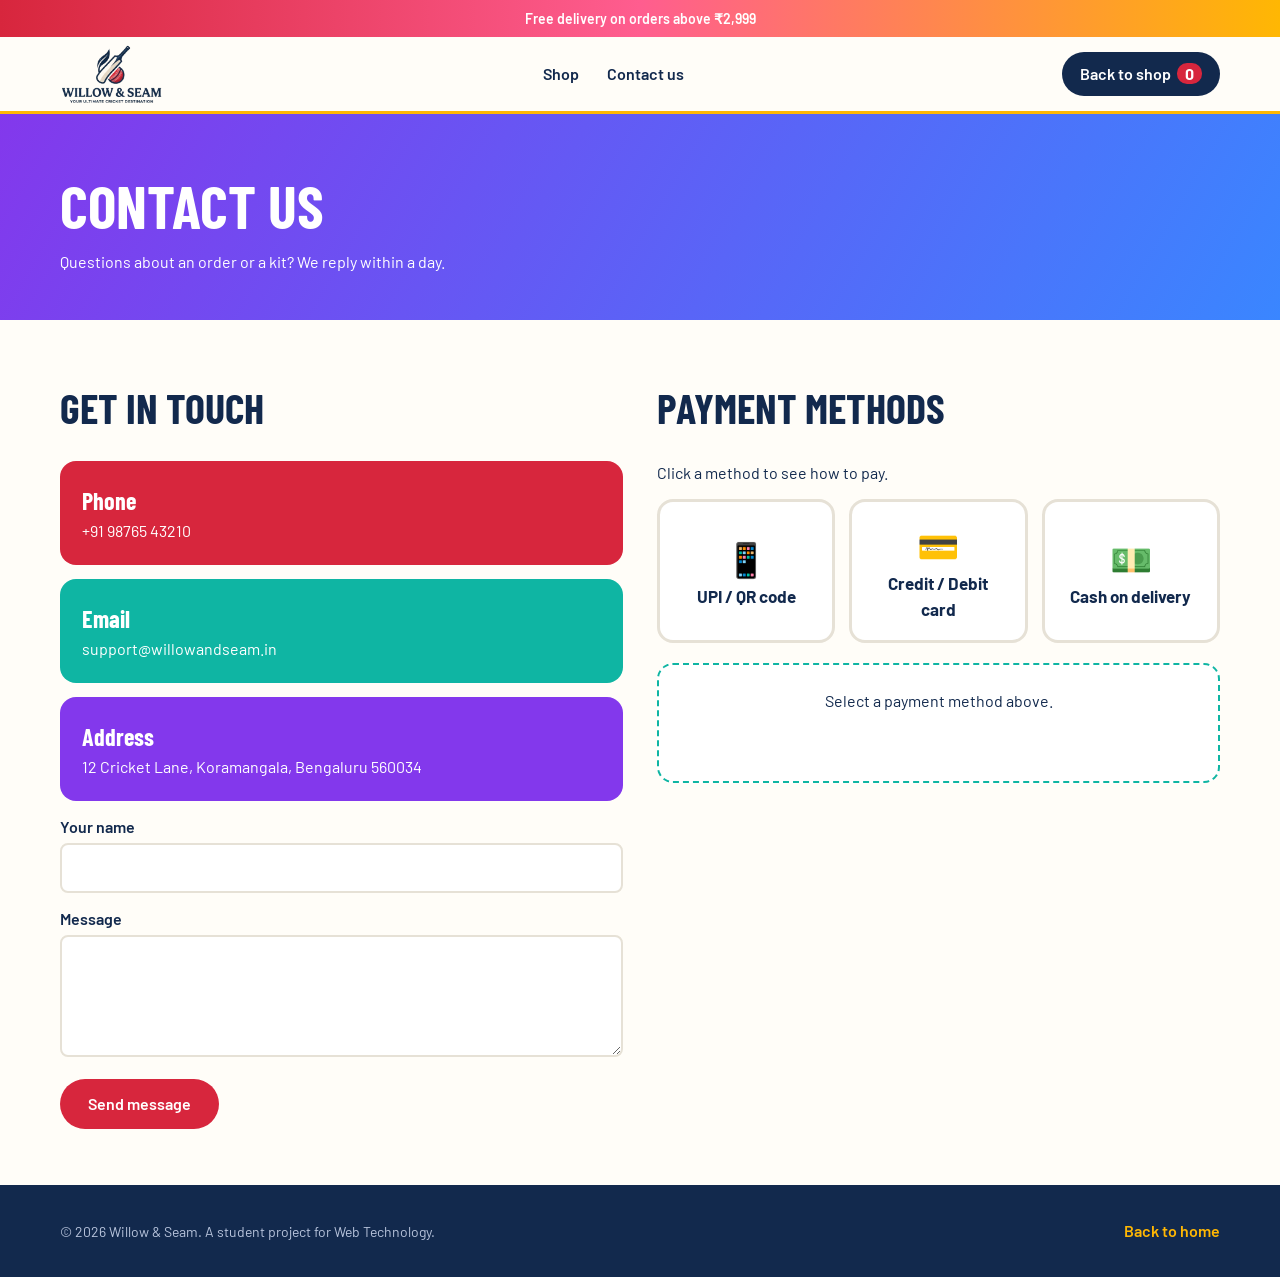
<file: contact.html>
<!DOCTYPE html>
<html lang="en">
<head>
<meta charset="UTF-8">
<meta name="viewport" content="width=device-width, initial-scale=1">
<title>Contact us – Willow & Seam</title>
<link href="https://fonts.googleapis.com/css2?family=Barlow+Condensed:wght@600;700;800&family=Barlow:wght@400;500;600&display=swap" rel="stylesheet">
<link rel="stylesheet" href="style.css">
</head>
<body>
<div class="promo">Free delivery on orders above ₹2,999</div>
<header><div class="wrap nav">
  <a class="logo" href="index.html"><img src="images/logo.png" alt="Willow & Seam – Your Ultimate Cricket Destination"></a>
  <nav><a href="index.html#shop">Shop</a><a href="contact.html">Contact us</a></nav>
  <a class="cartbtn" href="index.html">Back to shop<b id="count">0</b></a>
</div></header>

<div class="chero"><div class="wrap"><h1>Contact us</h1><p>Questions about an order or a kit? We reply within a day.</p></div></div>

<div class="sec"><div class="wrap cgrid">
  <div>
    <h2>Get in touch</h2>
    <div class="info-box" style="background:var(--red)"><h3>Phone</h3><p>+91 98765 43210</p></div>
    <div class="info-box" style="background:var(--teal)"><h3>Email</h3><p>support@willowandseam.in</p></div>
    <div class="info-box" style="background:var(--purple)"><h3>Address</h3><p>12 Cricket Lane, Koramangala, Bengaluru 560034</p></div>
    <form onsubmit="event.preventDefault();alert('Thanks! We have received your message.');this.reset()">
      <label for="n">Your name</label><input id="n" required>
      <label for="m">Message</label><textarea id="m" rows="4" required></textarea>
      <button class="btn" style="margin-top:16px">Send message</button>
    </form>
  </div>

  <div>
    <h2>Payment methods</h2>
    <p style="margin-bottom:14px">Click a method to see how to pay.</p>
    <div class="pays">
      <button class="pay" onclick="pick('upi',this)"><span>📱</span>UPI / QR code</button>
      <button class="pay" onclick="pick('card',this)"><span>💳</span>Credit / Debit card</button>
      <button class="pay" onclick="pick('cod',this)"><span>💵</span>Cash on delivery</button>
    </div>
    <div class="paybox" id="paybox">Select a payment method above.</div>
  </div>
</div></div>

<footer><div class="wrap"><span>© 2026 Willow & Seam. A student project for Web Technology.</span><a href="index.html">Back to home</a></div></footer>

<script>
const INFO={
 upi:`<h3 style="margin-bottom:10px">Scan to pay with any UPI app</h3><img src="images/payment-qr.jpeg" alt="UPI payment QR code"><p style="margin-top:10px">UPI ID: <b>abhishekmore0509@okicici</b></p>`,
 card:`<h3 style="margin-bottom:8px">Pay by card</h3><p>Choose "Credit / Debit card" at checkout. All major Visa, Mastercard and RuPay cards are accepted.</p>`,
 cod:`<h3 style="margin-bottom:8px">Cash on delivery</h3><p>Pay in cash when your order arrives. Available on all orders across India.</p>`
};
function pick(k,btn){
  document.querySelectorAll(".pay").forEach(b=>b.classList.remove("on"));
  btn.classList.add("on");
  document.getElementById("paybox").innerHTML=INFO[k];
}
try{document.getElementById("count").textContent=JSON.parse(localStorage.getItem("cart")||"[]").reduce((s,i)=>s+i.qty,0)}catch(e){}
</script>
</body>
</html>
</file>
<file: style.css>
:root{--navy:#12294d;--red:#d7263d;--sun:#ffb703;--teal:#0fb5a3;--sky:#3a86ff;--purple:#8338ec;--pink:#ff5d8f;--paper:#fffdf8;--soft:#f4f1ea;--line:#e6e1d6;--mute:#5d6676;
--head:'Barlow Condensed','Arial Narrow',sans-serif;--body:'Barlow',Arial,sans-serif}
*{box-sizing:border-box;margin:0;padding:0}
body{font-family:var(--body);color:var(--navy);background:var(--paper);line-height:1.5}
button{font:inherit;cursor:pointer}
a{color:inherit;text-decoration:none}
:focus-visible{outline:3px solid var(--sun);outline-offset:2px}
.wrap{max-width:1200px;margin:0 auto;padding:0 20px}
.promo{background:linear-gradient(90deg,var(--red),var(--pink),var(--sun));color:#fff;text-align:center;font-weight:600;padding:8px;font-size:14px}
header{position:sticky;top:0;background:var(--paper);border-bottom:3px solid var(--sun);z-index:20}
.nav{display:flex;align-items:center;justify-content:space-between;height:74px}
.logo img{height:62px;display:block}
nav a{margin:0 14px;font-weight:600}
nav a:hover{color:var(--red)}
.cartbtn{background:var(--navy);color:#fff;border:0;padding:10px 18px;border-radius:30px;font-weight:600}
.cartbtn b{background:var(--red);border-radius:10px;padding:1px 8px;margin-left:6px}
.hero{background:linear-gradient(120deg,var(--navy) 0%,#1f4fa3 60%,var(--teal) 130%);color:#fff;overflow:hidden}
.hero .wrap{display:grid;grid-template-columns:1.2fr 1fr;align-items:center;gap:30px;min-height:460px}
.hero h1{font-family:var(--head);font-weight:800;font-size:clamp(50px,8.5vw,104px);line-height:.92;text-transform:uppercase}
.hero h1 em{font-style:normal;color:var(--sun)}
.hero p{max-width:460px;margin:20px 0 28px;color:#dbe6ff;font-size:18px}
.btn{display:inline-block;background:var(--red);color:#fff;border:0;padding:13px 28px;font-weight:600;border-radius:30px}
.btn:hover{background:#b01b2f}
.btn.sun{background:var(--sun);color:var(--navy)}
.btn.dark{background:var(--navy)}
.heroart{display:grid;grid-template-columns:1fr 1fr;gap:14px;transform:rotate(-4deg)}
.heroart div{border-radius:20px;padding:10px;box-shadow:0 14px 30px #0004}
.heroart svg{width:100%;display:block}
.sec{padding:56px 0}
h2{font-family:var(--head);font-size:42px;font-weight:700;text-transform:uppercase;margin-bottom:22px}
.cats{display:grid;grid-template-columns:repeat(auto-fit,minmax(130px,1fr));gap:14px}
.cat{border:3px solid transparent;border-radius:16px;padding:14px 8px;text-align:center;font-weight:700;color:#fff}
.cat svg{width:56px;height:56px;display:block;margin:0 auto 4px}
.cat.on,.cat:hover{border-color:var(--navy);transform:translateY(-3px)}
.grid{display:grid;grid-template-columns:repeat(auto-fill,minmax(240px,1fr));gap:22px}
.card{border:2px solid var(--line);border-radius:16px;overflow:hidden;background:#fff;display:flex;flex-direction:column}
.card:hover{border-color:var(--sun)}
.thumb{height:200px;display:flex;align-items:center;justify-content:center;position:relative;padding:14px;overflow:hidden}
.thumb svg{height:100%;max-width:100%}
.thumb img{max-height:172px;max-width:100%;width:auto;height:auto;object-fit:contain}
.thumb img,.row .e img{mix-blend-mode:multiply}
.row .e img{width:100%;display:block}
.tag{position:absolute;top:10px;left:10px;background:var(--navy);color:#fff;font-size:12px;font-weight:600;padding:2px 10px;border-radius:12px}
.info{padding:16px;display:flex;flex-direction:column;gap:6px;flex:1}
.info h3{font-size:17px;font-weight:600}
.info small{color:var(--mute)}
.price{font-family:var(--head);font-size:27px;font-weight:700;color:var(--red)}
.price s{font-size:16px;color:var(--mute);font-weight:500;margin-left:6px}
.info .btn{margin-top:auto;width:100%;text-align:center}
.perks{display:grid;grid-template-columns:repeat(auto-fit,minmax(210px,1fr));gap:20px}
.perk{border-radius:16px;padding:22px;color:#fff}
.perk h3{font-family:var(--head);font-size:26px}
footer{background:var(--navy);color:#b8c4dc;padding:34px 0;font-size:14px}
footer .wrap{display:flex;justify-content:space-between;flex-wrap:wrap;gap:14px;align-items:center}
footer a{color:var(--sun);font-weight:600;font-size:16px}
/* drawer */
.shade{position:fixed;inset:0;background:#0007;opacity:0;pointer-events:none;transition:.25s;z-index:30}
.drawer{position:fixed;top:0;right:0;height:100%;width:min(420px,100%);background:#fff;z-index:31;transform:translateX(100%);transition:.3s;display:flex;flex-direction:column}
body.open .shade{opacity:1;pointer-events:auto}
body.open .drawer{transform:none}
.dh{display:flex;justify-content:space-between;align-items:center;padding:18px 20px;background:var(--navy);color:#fff}
.dh h3{font-family:var(--head);font-size:28px;text-transform:uppercase}
.x{background:none;border:0;font-size:28px;color:#fff}
.items{flex:1;overflow:auto;padding:10px 20px}
.row{display:grid;grid-template-columns:60px 1fr auto;gap:12px;align-items:center;padding:14px 0;border-bottom:1px solid var(--line)}
.row .e{background:var(--soft);border-radius:10px;padding:4px}
.row .e svg{width:100%;display:block}
.qty{display:flex;align-items:center;gap:8px;margin-top:4px}
.qty button{width:26px;height:26px;border:1px solid var(--line);background:#fff;border-radius:50%}
.rm{background:none;border:0;color:var(--red);font-size:13px}
.empty{text-align:center;color:var(--mute);padding:50px 0}
.df{padding:18px 20px;border-top:1px solid var(--line)}
.tot{display:flex;justify-content:space-between;font-weight:700;font-size:20px;margin-bottom:12px}
/* checkout / success */
.page{display:none;padding:44px 0 70px;min-height:70vh}
.co{display:grid;grid-template-columns:1.2fr 1fr;gap:34px}
form label{display:block;font-weight:600;margin:14px 0 4px}
input,select,textarea{width:100%;padding:11px;border:2px solid var(--line);border-radius:8px;font:inherit;background:#fff}
.two{display:grid;grid-template-columns:1fr 1fr;gap:14px}
.sum{background:#fff4d6;padding:22px;border-radius:16px;align-self:start;border:2px dashed var(--sun)}
.sum .l{display:flex;justify-content:space-between;gap:10px;padding:6px 0}
.sum .t{border-top:2px solid var(--sun);margin-top:8px;padding-top:12px;font-weight:700;font-size:20px}
.ok{text-align:center;max-width:640px;margin:0 auto}
.tick{width:80px;height:80px;border-radius:50%;background:var(--teal);color:#fff;font-size:46px;display:grid;place-items:center;margin:0 auto 18px;animation:pop .5s}
@keyframes pop{from{transform:scale(0)}to{transform:scale(1)}}
.ok .sum{text-align:left;margin:24px 0}
/* contact page */
.chero{background:linear-gradient(120deg,var(--purple),var(--sky));color:#fff;padding:46px 0}
.chero h1{font-family:var(--head);font-size:60px;text-transform:uppercase}
.cgrid{display:grid;grid-template-columns:1fr 1fr;gap:34px}
.info-box{border-radius:16px;padding:22px;margin-bottom:14px;color:#fff}
.info-box h3{font-family:var(--head);font-size:24px}
.pays{display:grid;grid-template-columns:repeat(auto-fit,minmax(170px,1fr));gap:14px;margin-bottom:20px}
.pay{border:3px solid var(--line);background:#fff;border-radius:16px;padding:18px;font-weight:700;color:var(--navy);font-size:17px}
.pay span{display:block;font-size:34px}
.pay.on,.pay:hover{border-color:var(--teal);background:#e6faf7}
.paybox{background:#fff;border:2px dashed var(--teal);border-radius:16px;padding:24px;text-align:center;min-height:120px}
.paybox img{width:230px;max-width:100%;border-radius:12px;border:6px solid #fff;box-shadow:0 4px 18px #0002}
@media(max-width:800px){.hero .wrap,.co,.cgrid{grid-template-columns:1fr}.hero .wrap{padding:40px 20px}nav{display:none}.heroart{max-width:300px;margin:auto}.logo img{height:50px}}
@media(prefers-reduced-motion:reduce){*{transition:none!important;animation:none!important}}
</file>
